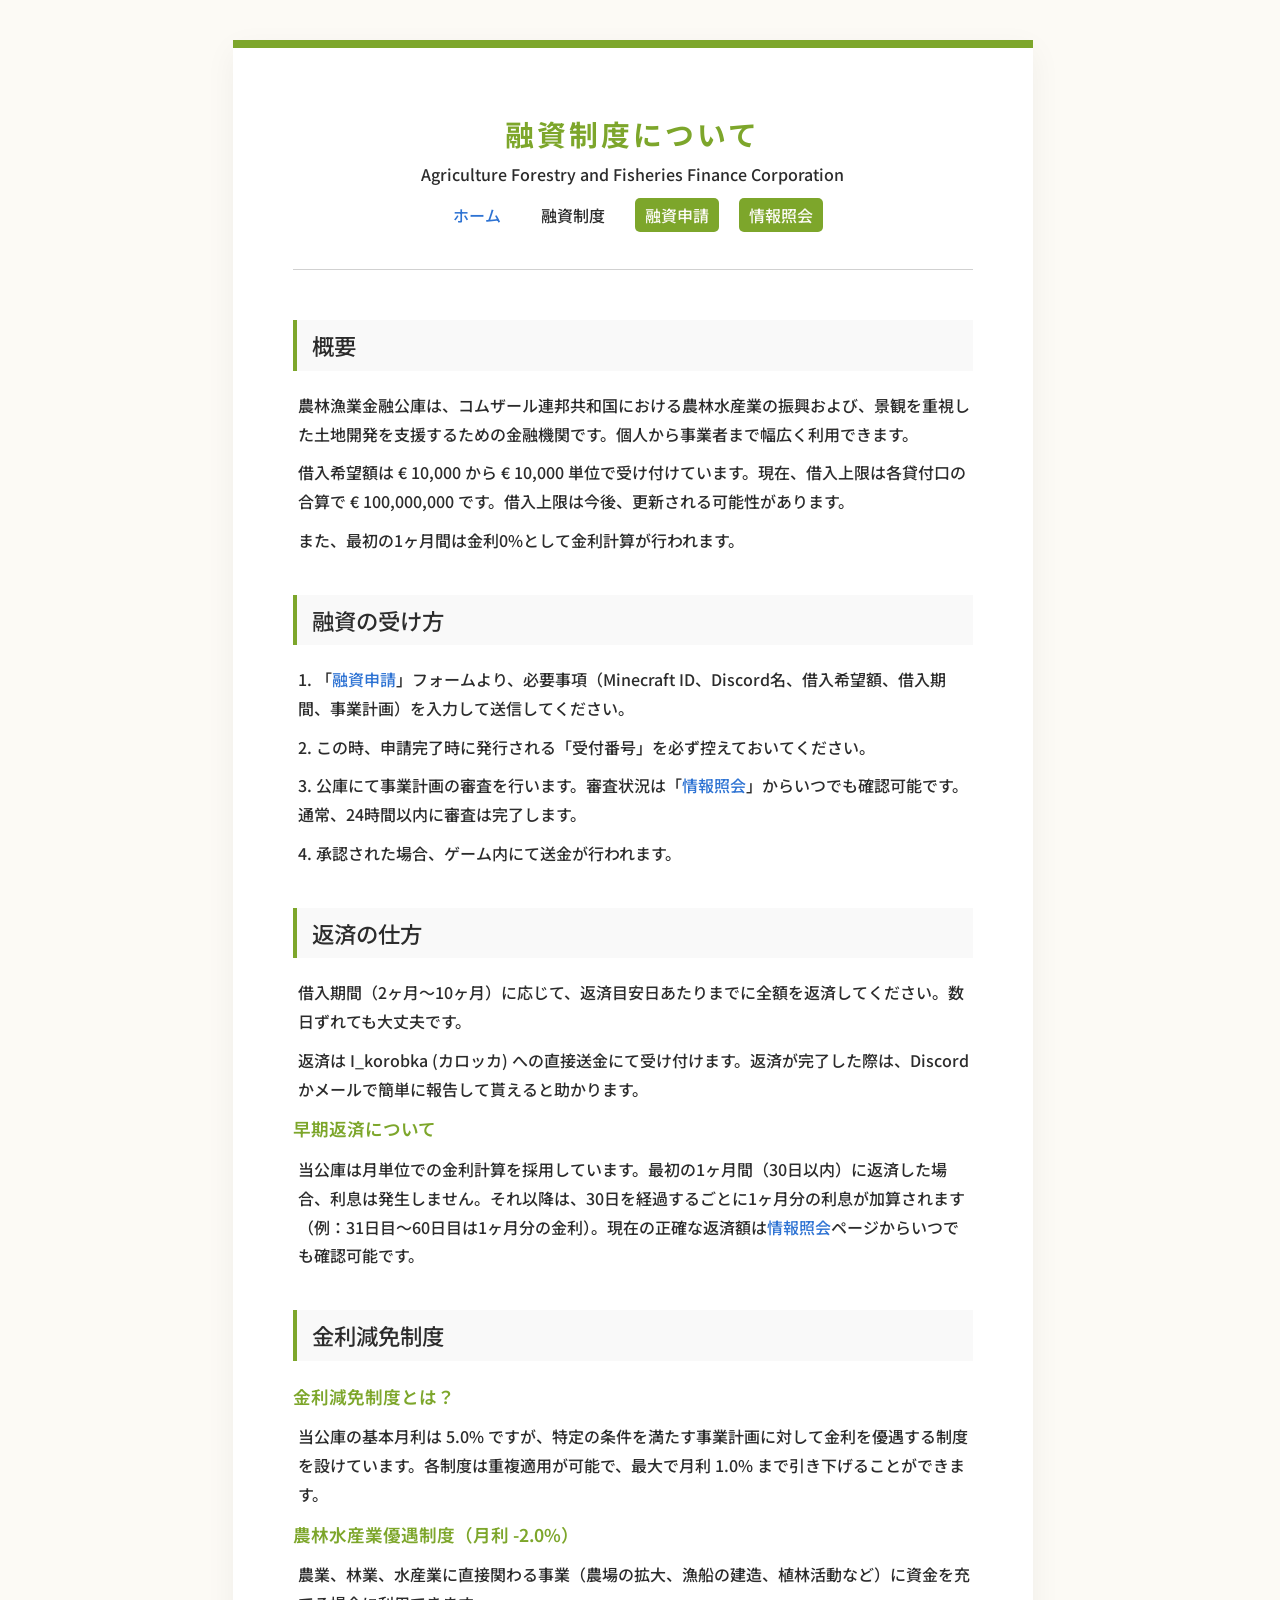
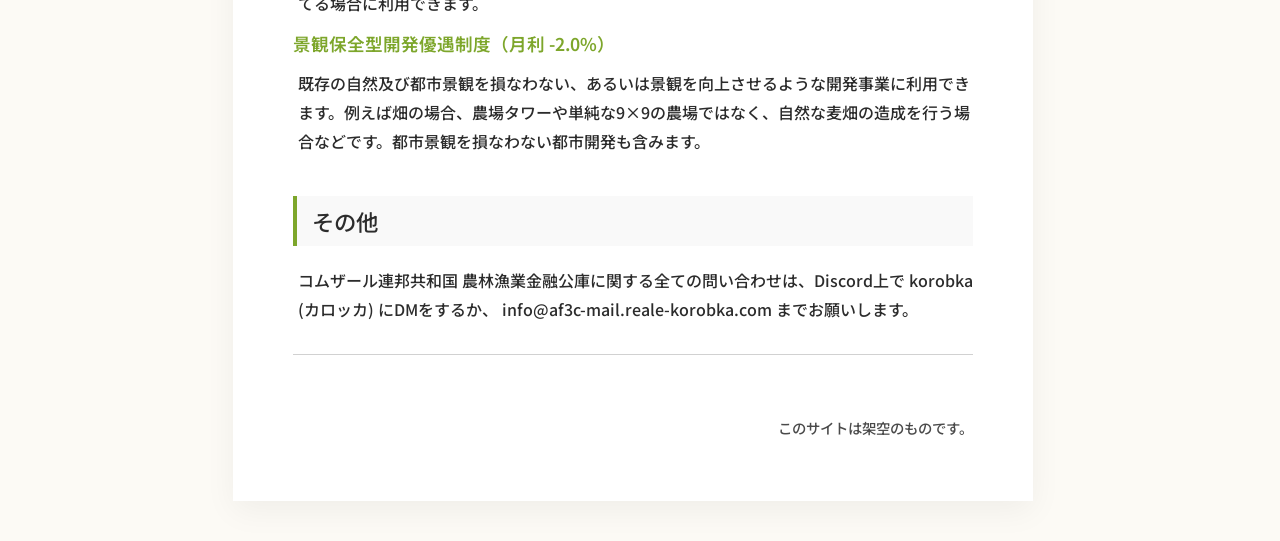
<file: pages/description.html>
<!DOCTYPE html>
<html lang="ja">
<head>
	<meta charset="UTF-8">
	<meta name="viewport" content="width=device-width, initial-scale=1.0">

	<meta property="og:title" content="融資制度について">
	<meta property="og:description" content="農林漁業金融公庫の融資制度をゆっくり解説">
	<meta property="og:type" content="website">
	<meta property="og:url" content="https://af3c.reale-korobka.com/pages/description.html">
	<meta property="og:image" content="https://data.reale-korobka.com/images/AF3C_logo.png">
	<meta property="og:site_name" content="農林漁業金融公庫">

	<meta name="twitter:card" content="summary_large_image">
	<meta name="twitter:title" content="融資制度について">
	<meta name="twitter:description" content="農林漁業金融公庫の融資制度をゆっくり解説">
	<meta name="twitter:image" content="https://data.reale-korobka.com/images/AF3C_logo.png">
	<meta name="robots" content="noindex, nofollow">

	<link rel="stylesheet" href="../css/reset.css">
	<link rel="stylesheet" href="../css/style.css">
	<link rel="icon" href="https://data.reale-korobka.com/images/AF3C_favicon.png">
	<link rel="preconnect" href="https://fonts.googleapis.com">
	<link rel="preconnect" href="https://fonts.gstatic.com" crossorigin>
	<link href="https://fonts.googleapis.com/css2?family=Noto+Sans+JP:wght@100..900&display=swap" rel="stylesheet">
	<title>融資制度について</title>
</head>
<body>
	<main>
		<header>
			<h1>融資制度について</h1>
			<span class="subtitle">Agriculture Forestry and Fisheries Finance Corporation</span>
			<nav>
				<ul>
					<li><a href="../">ホーム</a></li>
					<li><a href="description.html" class="gerade">融資制度</a></li>
					<li><a href="financing.html" class="borrow">融資申請</a></li>
					<li><a href="inquiry.html" class="borrow">情報照会</a></li>
				</ul>
			</nav>
		</header>
		<article>
			<h2>概要</h2>
			<section>
				<p>農林漁業金融公庫は、コムザール連邦共和国における農林水産業の振興および、景観を重視した土地開発を支援するための金融機関です。個人から事業者まで幅広く利用できます。</p>
				<p>借入希望額は € 10,000 から € 10,000 単位で受け付けています。現在、借入上限は各貸付口の合算で € 100,000,000 です。借入上限は今後、更新される可能性があります。</p>
				<p>また、最初の1ヶ月間は金利0%として金利計算が行われます。</p>
			</section>

			<h2>融資の受け方</h2>
			<section>
				<p>1. 「<a href="financing.html">融資申請</a>」フォームより、必要事項（Minecraft ID、Discord名、借入希望額、借入期間、事業計画）を入力して送信してください。</p>
				<p>2. この時、申請完了時に発行される「受付番号」を必ず控えておいてください。</p>
				<p>3. 公庫にて事業計画の審査を行います。審査状況は「<a href="inquiry.html">情報照会</a>」からいつでも確認可能です。通常、24時間以内に審査は完了します。</p>
				<p>4. 承認された場合、ゲーム内にて送金が行われます。</p>
			</section>

			<h2>返済の仕方</h2>
			<section>
				<p>借入期間（2ヶ月〜10ヶ月）に応じて、返済目安日あたりまでに全額を返済してください。数日ずれても大丈夫です。</p>
				<p>返済は I_korobka (カロッカ) への直接送金にて受け付けます。返済が完了した際は、Discordかメールで簡単に報告して貰えると助かります。</p>
			</section>
			<section>
				<h3>早期返済について</h3>
				<p>当公庫は月単位での金利計算を採用しています。最初の1ヶ月間（30日以内）に返済した場合、利息は発生しません。それ以降は、30日を経過するごとに1ヶ月分の利息が加算されます（例：31日目〜60日目は1ヶ月分の金利）。現在の正確な返済額は<a href="inquiry.html">情報照会</a>ページからいつでも確認可能です。</p>
			</section>

			<h2>金利減免制度</h2>
			<section id="packs">
				<h3>金利減免制度とは？</h3>
				<p>当公庫の基本月利は 5.0% ですが、特定の条件を満たす事業計画に対して金利を優遇する制度を設けています。各制度は重複適用が可能で、最大で月利 1.0% まで引き下げることができます。</p>
			</section>
			<section id="packA">
				<h3>農林水産業優遇制度（月利 -2.0%）</h3>
				<p>農業、林業、水産業に直接関わる事業（農場の拡大、漁船の建造、植林活動など）に資金を充てる場合に利用できます。</p>
			</section>
			<section id="packB">
				<h3>景観保全型開発優遇制度（月利 -2.0%）</h3>
				<p>既存の自然及び都市景観を損なわない、あるいは景観を向上させるような開発事業に利用できます。例えば畑の場合、農場タワーや単純な9×9の農場ではなく、自然な麦畑の造成を行う場合などです。都市景観を損なわない都市開発も含みます。</p>
			</section>

			<h2>その他</h2>
			<section>
				<p>コムザール連邦共和国 農林漁業金融公庫に関する全ての問い合わせは、Discord上で korobka (カロッカ) にDMをするか、 info@af3c-mail.reale-korobka.com までお願いします。</p>
			</section>
		</article>
		<footer>
			このサイトは架空のものです。
		</footer>
	</main>
</body>
</file>
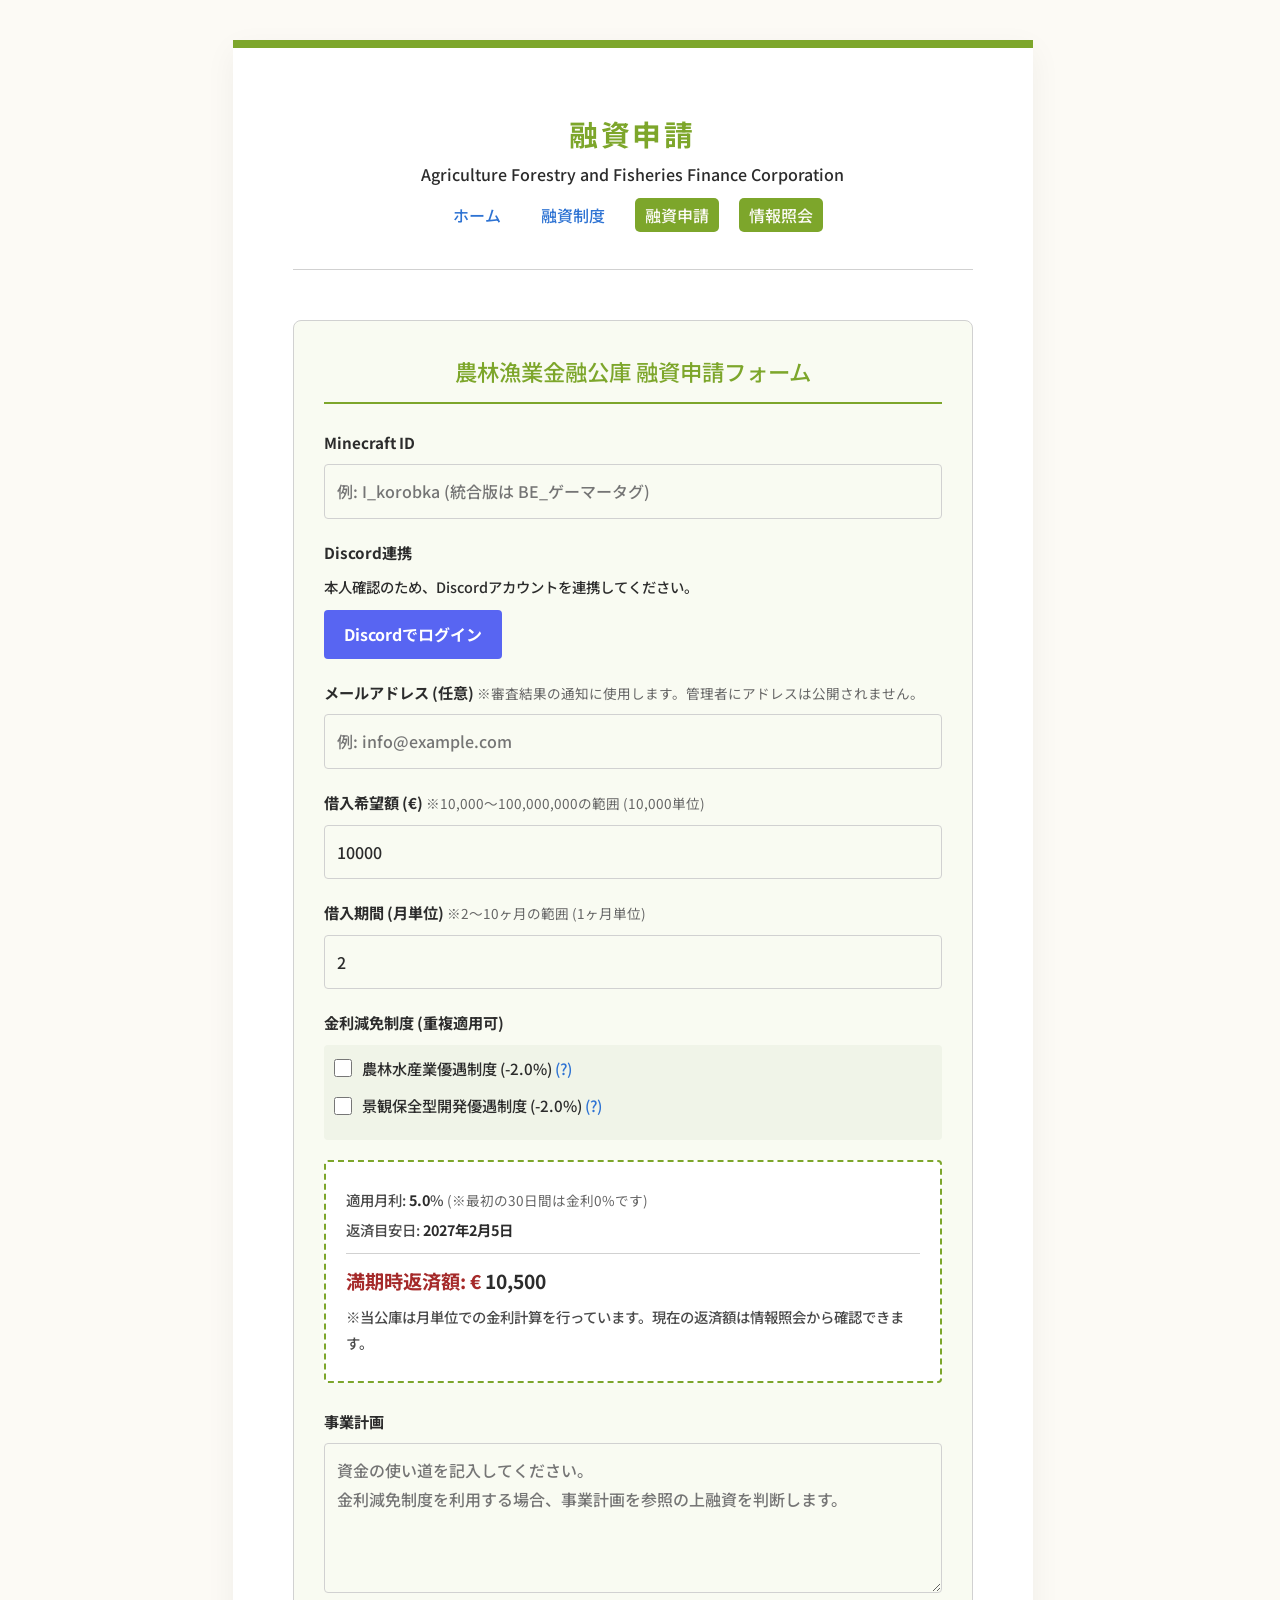
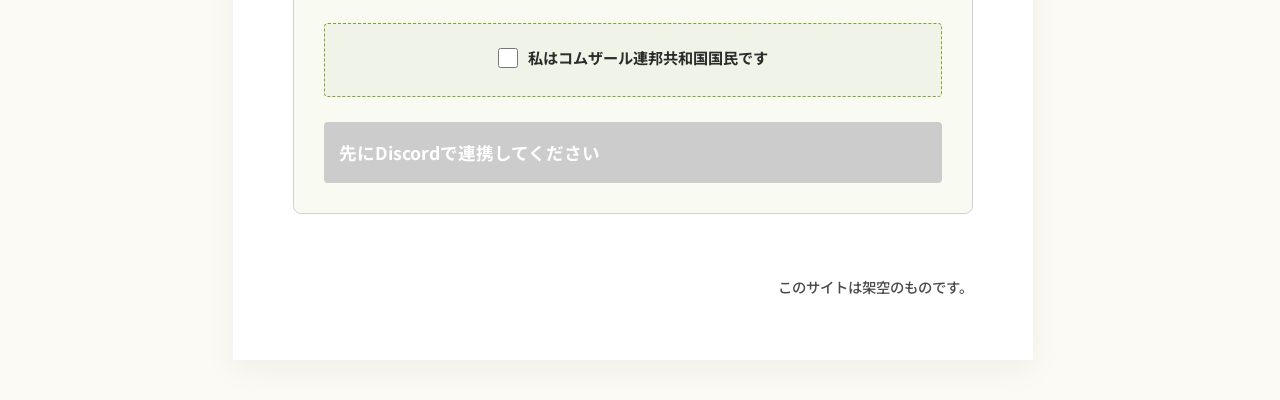
<file: pages/financing.html>
<!DOCTYPE html>
<html lang="ja">
<head>
	<meta charset="UTF-8">
	<meta name="viewport" content="width=device-width, initial-scale=1.0">

	<meta property="og:title" content="融資申請">
	<meta property="og:description" content="漁業金融公庫で融資を受ける">
	<meta property="og:type" content="website">
	<meta property="og:url" content="https://af3c.reale-korobka.com/pages/financing.html">
	<meta property="og:image" content="https://data.reale-korobka.com/images/AF3C_logo.png">
	<meta property="og:site_name" content="農林漁業金融公庫">

	<meta name="twitter:card" content="summary_large_image">
	<meta name="twitter:title" content="融資申請">
	<meta name="twitter:description" content="農林漁業金融公庫で融資を受ける">
	<meta name="twitter:image" content="https://data.reale-korobka.com/images/AF3C_logo.png">
	<meta name="robots" content="noindex, nofollow">

	<link rel="stylesheet" href="../css/reset.css">
	<link rel="stylesheet" href="../css/style.css">
	<link rel="icon" href="https://data.reale-korobka.com/images/AF3C_favicon.png">
	<link rel="preconnect" href="https://fonts.googleapis.com">
	<link rel="preconnect" href="https://fonts.gstatic.com" crossorigin>
	<link href="https://fonts.googleapis.com/css2?family=Noto+Sans+JP:wght@100..900&display=swap" rel="stylesheet">
	<title>融資申請</title>
</head>
<body>
	<main>
		<header>
			<h1>融資申請</h1>
			<span class="subtitle">Agriculture Forestry and Fisheries Finance Corporation</span>
			<nav>
				<ul>
					<li><a href="../">ホーム</a></li>
					<li><a href="description.html">融資制度</a></li>
					<li><a href="financing.html" class="borrow">融資申請</a></li>
					<li><a href="inquiry.html" class="borrow">情報照会</a></li>
				</ul>
			</nav>
		</header>
		<section id="koko-form">
			<h2>農林漁業金融公庫 融資申請フォーム
			</h2>
			<form id="loanForm">
				<div class="form-group">
					<label for="mcid">Minecraft ID</label>
					<input type="text" id="mcid" name="id" placeholder="例: I_korobka (統合版は BE_ゲーマータグ)" required>
					<p class="error-text">Minecraft IDを入力してください。</p>
				</div>

				<div id="discord-login-section" class="form-group">
					<label>Discord連携</label>
					<p>本人確認のため、Discordアカウントを連携してください。</p>

					<button type="button" onclick="openDiscordLogin()" id="discordLoginBtn">
						Discordでログイン
					</button>
				</div>

				<div id="discord-info-section" class="form-group">
					<label>Discordアカウント</label>
					<p>✅ 連携完了：<span id="display-discord-name"></span></p>
					<input type="hidden" id="authToken" required>
				</div>

				<div class="form-group">
					<label for="email">メールアドレス (任意) <span class="note">※審査結果の通知に使用します。管理者にアドレスは公開されません。</span></label>
					<input type="email" id="email" placeholder="例: info@example.com">
				</div>

				<div class="form-group">
					<label for="amount">借入希望額 (€) <span class="note">※10,000〜100,000,000の範囲 (10,000単位)</span></label>
					<input type="number" id="amount" value="10000" min="10000" max="100000000" step="10000" required>
					<p class="error-text">10,000〜100,000,000の範囲で、10,000単位で入力してください。</p>
				</div>

				<div class="form-group">
					<label for="duration">借入期間 (月単位) <span class="note">※2〜10ヶ月の範囲 (1ヶ月単位)</span></label>
					<input type="number" id="duration" value="2" min="2" max="10" step="1" required>
					<p class="error-text">2〜10の範囲で入力してください。</p>
				</div>

				<div class="form-group">
					<label>金利減免制度 (重複適用可)</label>
					<div class="checkbox-group">
						<label for="packA">
							<input type="checkbox" id="packA" class="recalc">
							<span>農林水産業優遇制度 (-2.0%) <a href="description.html#packA">(?)</a></span>
						</label>
						<label for="packB">
							<input type="checkbox" id="packB" class="recalc">
							<span>景観保全型開発優遇制度 (-2.0%) <a href="description.html#packB">(?)</a></span>
						</label>
					</div>
				</div>

				<div id="repayment-preview">
					<p>適用月利: <span id="view-rate">2.0</span>% <span class="note">(※最初の30日間は金利0%です)</span></p>
					<p>返済目安日: <span id="view-deadline">-</span></p>
					<div class="total-amount">
						満期時返済額: € <span id="view-total">0</span>
					</div>
					<p class="note">
						※当公庫は月単位での金利計算を行っています。現在の返済額は情報照会から確認できます。
					</p>
				</div>

				<div class="form-group">
					<label for="plan">事業計画</label>
					<textarea id="plan" placeholder="資金の使い道を記入してください。&#10;金利減免制度を利用する場合、事業計画を参照の上融資を判断します。" required></textarea>
					<p class="error-text">事業計画を入力してください。</p>
				</div>

				<div class="form-group agreement-group">
					<label class="agreement-label" for="isCitizen">
						<input type="checkbox" id="isCitizen" name="isCitizen" required>
						<span>私はコムザール連邦共和国国民です</span>
					</label>
					<p class="error-text">申請にはコムザール連邦共和国国民であることの確認が必要です。</p>
				</div>
				<button type="submit" id="submitBtn">この内容で申請する</button>
			</form>
			<div id="submit-success" class="text-center">
				<h3>✅ 申請を受理しました</h3>
				<p class="mt-20">あなたの受付番号は以下の通りです：</p>
				<div id="result-no"></div>
				<button type="button" class="copy-btn" onclick="copyNo()">受付番号をコピー</button>
				<p class="mt-15">審査状況や返済額は、「情報照会」ページからDiscordログインを行うことでいつでも確認できます。</p>
				<a href="inquiry.html" class="btn-primary-action mt-20">照会ページへ移動する</a>
			</div>
		</section>

		<script>
		const baseRate = 5.0;

		// ▼▼▼ 追加する処理 ▼▼▼
		function openDiscordLogin() {
			const clientId = '1478317793689473127';
			const redirectUri = encodeURIComponent('https://af3c-api.reale-korobka.com/auth/callback');
			const url = `https://discord.com/api/oauth2/authorize?client_id=${clientId}&redirect_uri=${redirectUri}&response_type=code&scope=identify`;

			const width = 500;
			const height = 700;
			const left = (window.screen.width / 2) - (width / 2);
			const top = (window.screen.height / 2) - (height / 2);
			window.open(url, 'DiscordLogin', `width=${width},height=${height},top=${top},left=${left}`);
		}

		window.addEventListener('message', (event) => {
			if (event.origin !== 'https://af3c-api.reale-korobka.com') return;

			if (event.data && event.data.type === 'DISCORD_AUTH_SUCCESS') {
				document.getElementById('discord-login-section').style.display = 'none';
				document.getElementById('discord-info-section').style.display = 'block';
				document.getElementById('display-discord-name').innerText = event.data.name;
				document.getElementById('authToken').value = event.data.token;

				const submitBtn = document.getElementById('submitBtn');
				submitBtn.disabled = false;
				submitBtn.innerText = "この内容で申請する";
				submitBtn.style.backgroundColor = "";
			}
		});

		window.addEventListener('DOMContentLoaded', () => {
			const submitBtn = document.getElementById('submitBtn');
			submitBtn.disabled = true;
			submitBtn.innerText = "先にDiscordで連携してください";
			submitBtn.style.backgroundColor = "#ccc";
		});

		function updatePreview() {
			const amountInput = document.getElementById('amount');
			const amount = parseInt(amountInput.value) || 0;
			const duration = parseInt(document.getElementById('duration').value);

			if (amount % 10000 !== 0) {
				amountInput.setCustomValidity("10,000単位で入力してください。");
			} else {
				amountInput.setCustomValidity("");
			}

			let currentRate = baseRate;
			if (document.getElementById('packA').checked) currentRate -= 2.0;
			if (document.getElementById('packB').checked) currentRate -= 2.0;

			if (currentRate < 0.1) currentRate = 0.1;

			const interestDuration = Math.max(0, duration - 1);
			const interestTotal = amount * (currentRate / 100) * interestDuration;
			const totalRepayment = Math.round(amount + interestTotal);

			const deadline = new Date();
			deadline.setMonth(deadline.getMonth() + duration);

			document.getElementById('view-rate').innerText = currentRate.toFixed(1);
			document.getElementById('view-total').innerText = totalRepayment.toLocaleString();
			document.getElementById('view-deadline').innerText = deadline.toLocaleDateString('ja-JP', { year: 'numeric', month: 'long', day: 'numeric' });
		}

		document.querySelectorAll('#amount, #duration, .recalc').forEach(el => {
			el.addEventListener('input', updatePreview);
		});

		updatePreview();

		window.addEventListener('pageshow', () => {
			const form = document.getElementById('loanForm');
			if (form.style.display !== 'none') {
				form.reset();
				updatePreview();
			}
		});

		document.getElementById('loanForm').onsubmit = async (e) => {
			e.preventDefault();
			const form = e.target;
			const btn = document.getElementById('submitBtn');
			const successBox = document.getElementById('submit-success');
			const resultNo = document.getElementById('result-no');
			if (!form.checkValidity()) {
				form.classList.add('show-errors');
				form.reportValidity();
				return;
			}

			btn.disabled = true;

			const amountVal = parseInt(document.getElementById('amount').value) || 0;
			const durationVal = parseInt(document.getElementById('duration').value);
			const rateVal = parseFloat(document.getElementById('view-rate').innerText);
			// const totalVal = amountVal + (amountVal * (rateVal / 100) * durationVal);

			const payload = {
				id: document.getElementById('mcid')?.value,
				authToken: document.getElementById('authToken').value,
				amount: amountVal,
				duration: durationVal,
				usePackA: document.getElementById('packA').checked,
				usePackB: document.getElementById('packB').checked,
				plan: document.getElementById('plan').value,
				email: document.getElementById('email').value
			};

			try {
				const res = await fetch('https://af3c-api.reale-korobka.com/', {
					method: 'POST',
					body: JSON.stringify(payload)
				});
				const data = await res.json();

				if (res.ok) {
					form.reset();
					form.style.display = 'none';
					successBox.style.display = 'block';
					resultNo.innerText = data.applicationNo;
					window.scrollTo({ top: 0, behavior: 'smooth' });
				} else {
					alert("エラー: " + data.message);
				}
			} catch (err) {
				alert("送信失敗: 通信エラーが発生しました");
			} finally {
				btn.disabled = false;
			}
		};

		function copyNo() {
			const no = document.getElementById('result-no').innerText;
			navigator.clipboard.writeText(no).then(() => {
				alert("受付番号をコピーしました！");
			});
		}
		</script>
		<footer>
			このサイトは架空のものです。
		</footer>
	</main>
</body>
</file>
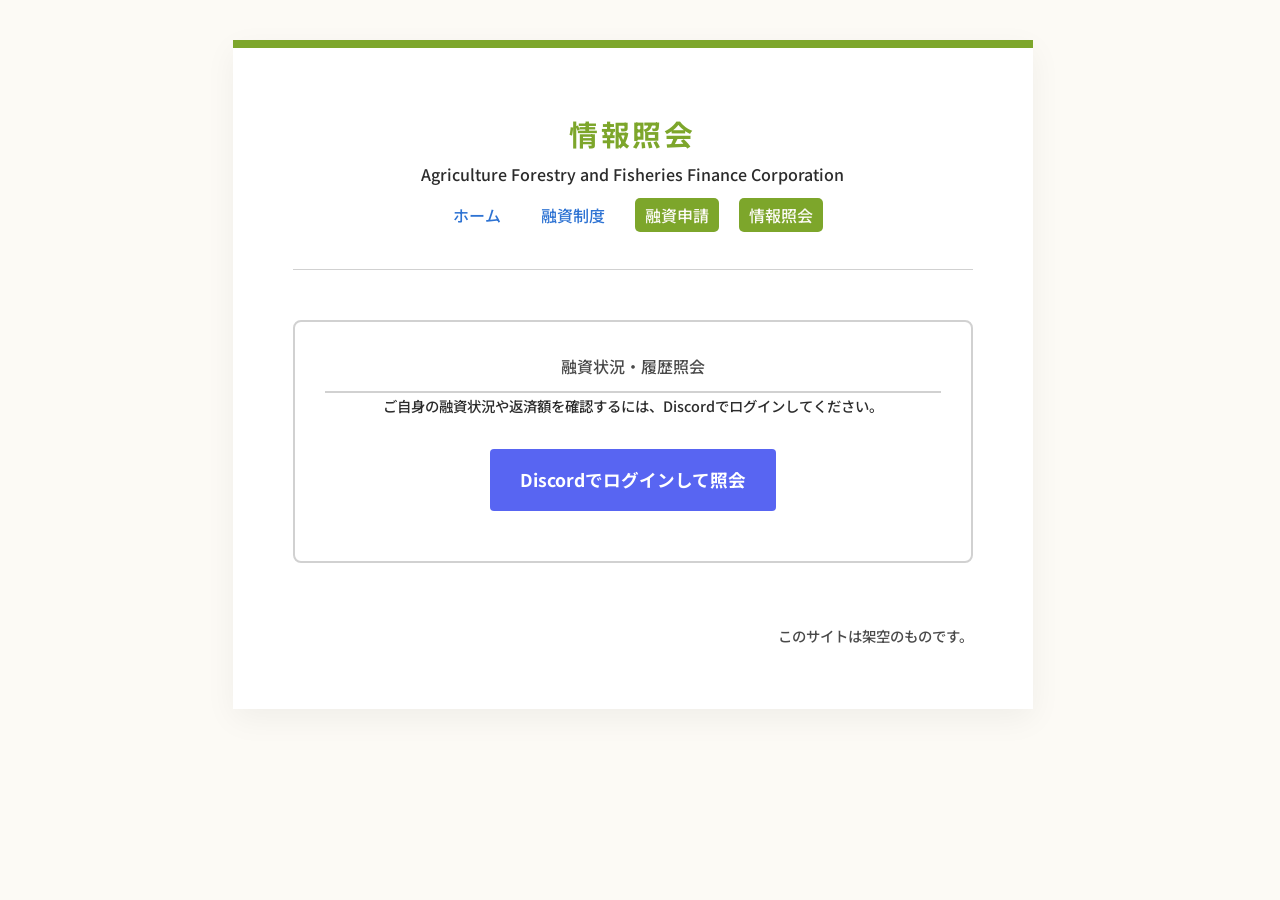
<file: pages/inquiry.html>
<!DOCTYPE html>
<html lang="ja">
<head>
	<meta charset="UTF-8">
	<meta name="viewport" content="width=device-width, initial-scale=1.0">

	<meta property="og:title" content="情報照会">
	<meta property="og:description" content="審査状況・融資状況の照会">
	<meta property="og:type" content="website">
	<meta property="og:url" content="https://af3c.reale-korobka.com/pages/inquiry.html">
	<meta property="og:image" content="https://data.reale-korobka.com/images/AF3C_logo.png">
	<meta property="og:site_name" content="農林漁業金融公庫">

	<meta name="twitter:card" content="summary_large_image">
	<meta name="twitter:title" content="情報照会">
	<meta name="twitter:description" content="審査状況・融資状況の照会">
	<meta name="twitter:image" content="https://data.reale-korobka.com/images/AF3C_logo.png">
	<meta name="robots" content="noindex, nofollow">

	<link rel="stylesheet" href="../css/reset.css">
	<link rel="stylesheet" href="../css/style.css">
	<link rel="icon" href="https://data.reale-korobka.com/images/AF3C_favicon.png">
	<link rel="preconnect" href="https://fonts.googleapis.com">
	<link rel="preconnect" href="https://fonts.gstatic.com" crossorigin>
	<link href="https://fonts.googleapis.com/css2?family=Noto+Sans+JP:wght@100..900&display=swap" rel="stylesheet">
	<title>情報照会</title>
</head>
<body>
	<main>
		<header>
			<h1>情報照会</h1>
			<span class="subtitle">Agriculture Forestry and Fisheries Finance Corporation</span>
			<nav>
				<ul>
					<li><a href="../">ホーム</a></li>
					<li><a href="description.html">融資制度</a></li>
					<li><a href="financing.html" class="borrow">融資申請</a></li>
					<li><a href="inquiry.html" class="borrow">情報照会</a></li>
				</ul>
			</nav>
		</header>
		<section id="status-check">
			<h2>融資状況・履歴照会</h2>
			<p>ご自身の融資状況や返済額を確認するには、Discordでログインしてください。</p>

			<div id="discord-login-section" class="form-group text-center mt-30">
				<button type="button" onclick="openDiscordLogin()" id="discordLoginBtn" class="discord-btn-large">
					Discordでログインして照会
				</button>
			</div>

			<div id="loading-section" class="loading-box" style="display: none;">
				データを取得しています...
			</div>

			<div id="status-result" style="display: none;">
			</div>
		</section>

		<script>
		function openDiscordLogin() {
			const clientId = '1478317793689473127';
			const redirectUri = encodeURIComponent('https://af3c-api.reale-korobka.com/auth/callback');
			const url = `https://discord.com/api/oauth2/authorize?client_id=${clientId}&redirect_uri=${redirectUri}&response_type=code&scope=identify`;

			const width = 500, height = 700;
			const left = (window.screen.width / 2) - (width / 2);
			const top = (window.screen.height / 2) - (height / 2);
			window.open(url, 'DiscordLogin', `width=${width},height=${height},top=${top},left=${left}`);
		}

		window.addEventListener('message', async (event) => {
			if (event.origin !== 'https://af3c-api.reale-korobka.com') return;

			if (event.data && event.data.type === 'DISCORD_AUTH_SUCCESS') {
				document.getElementById('discord-login-section').style.display = 'none';
				document.getElementById('loading-section').style.display = 'block';

				try {
					const res = await fetch('https://af3c-api.reale-korobka.com/status', {
						method: 'POST',
						headers: { 'Content-Type': 'application/json' },
						body: JSON.stringify({ authToken: event.data.token })
					});
					const data = await res.json();
					renderLoans(data.loans);
				} catch (e) {
					alert('通信エラーが発生しました。');
					document.getElementById('discord-login-section').style.display = 'block';
				} finally {
					document.getElementById('loading-section').style.display = 'none';
				}
			}
		});

		function renderLoans(loans) {
			const resultDiv = document.getElementById('status-result');
			resultDiv.style.display = 'block';

			if (!loans || loans.length === 0) {
				resultDiv.innerHTML = '<div class="status-none">該当する融資データが見つかりません。</div>';
				return;
			}

			let html = '';
			loans.forEach(loan => {
				let statusClass = '', statusText = '';
				if (loan.status === 'approved') {
					statusClass = 'status-approved';
					statusText = '可決・送金済';
				} else if (loan.status === 'pending') {
					statusClass = 'status-pending';
					statusText = '審査中';
				} else if (loan.status === 'rejected') {
					statusClass = 'status-rejected';
					statusText = '見送り';
				} else if (loan.status === 'repaid') {
					statusClass = 'status-repaid';
					statusText = '完済済';
				}

				html += `
					<div class="loan-card ${statusClass}">
						<div class="loan-card-header">
							<span class="status-badge">${statusText}</span>
							<span class="loan-card-no">受付番号: ${loan.applicationNo}</span>
						</div>
						<div class="loan-card-body">
							<div class="loan-card-grid">
								<div class="loan-card-item">
									<strong>借入希望額</strong>
									<span class="loan-card-value amount">€ ${loan.amount.toLocaleString()}</span>
								</div>
								${(loan.status === 'approved' || loan.status === 'repaid') ? `
									<div class="loan-card-item">
										<strong style="color: #a52a2a;">${loan.status === 'repaid' ? '完済済額' : '現在の返済額'}</strong>
										<span class="loan-card-value total" style="font-size: 1.3rem;">€ ${loan.currentTotal.toLocaleString()}</span>
									</div>
									<div class="loan-card-item">
										<strong>満期時返済額</strong>
										<span class="loan-card-value">€ ${loan.total.toLocaleString()}</span>
									</div>
									<div class="loan-card-item">
										<strong>返済目安日</strong>
										<span class="loan-card-value">${loan.deadline}</span>
									</div>
								` : ''}
							</div>
							<div class="loan-card-plan">
								<strong>事業計画:</strong><br>
								${loan.plan}
							</div>
						</div>
					</div>
				`;
			});
			resultDiv.innerHTML = html;
		}
		</script>
		<footer>
			このサイトは架空のものです。
		</footer>
	</main>
</body>
</file>
<file: css/style.css>
/*
..######...########.##....##.########.########.....###....##......
.##....##..##.......###...##.##.......##.....##...##.##...##......
.##........##.......####..##.##.......##.....##..##...##..##......
.##...####.######...##.##.##.######...########..##.....##.##......
.##....##..##.......##..####.##.......##...##...#########.##......
.##....##..##.......##...###.##.......##....##..##.....##.##......
..######...########.##....##.########.##.....##.##.....##.########
*/

:root {
	--bg-color: #fcfaf5;
	--main-green: #7da62b;
	--text-color: #2c2c2c;
	--link-color: #2e73d3;
	--accent-color: #4a4a4a;
	--border-color: #d1d1d1;
	--danger-color: #ff4d4d;
}

html {
	scroll-behavior: smooth;
	scrollbar-gutter: stable;
}

body {
	background-color: var(--bg-color);
	color: var(--text-color);
	font-family: 'Noto Sans JP', sans-serif;
	line-height: 1.8;
	margin: 0;
	padding: 40px 20px;
	display: flex;
	justify-content: center;
	font-weight: 500;
}

main {
	max-width: 800px;
	width: 100%;
	background: #ffffff;
	padding: 60px;
	box-shadow: 0 10px 30px rgba(0,0,0,0.05);
	border-top: 8px solid var(--main-green);
}

header {
	text-align: center;
	margin-bottom: 50px;
	border-bottom: 1px solid var(--border-color);
	padding-bottom: 30px;
}
header nav ul {
	display: flex;
	justify-content: center;
	padding: 12px 0px 10px;
	position: relative;
}
header nav ul li {
	margin: 0 10px;
}
header nav ul li a {
	padding: 5px 10px;
	border-radius: 5px;
}
header nav ul li a.gerade {
	color: var(--text-color);
}
header nav ul li a.gerade:hover {
	color: var(--text-color);
	text-decoration: none;
}
header nav ul li a.borrow {
	color: var(--bg-color);
	background-color: var(--main-green);
}
header nav ul li a.borrow:hover {
	color: var(--bg-color);
	text-decoration: none;
}
footer {
	margin-top: 60px;
	text-align: right;
	font-size: 0.9rem;
	color: var(--accent-color);
}

h1 {
	font-size: 1.8rem;
	font-weight: 700;
	letter-spacing: 0.1em;
	margin: 0;
	color: var(--main-green);
}


a {
	color: var(--link-color);
}
a:hover {
	text-decoration: underline;
}

img {
	border-radius: 4px;
	width: 100%;
	height: auto;
	display: block;
	border: var(--text-color) 1px;
	margin: 10px 0;
}

article {
	border-bottom: 1px solid var(--border-color);
	padding-bottom: 20px;
	margin-bottom: 50px;
}

article h2 {
	font-size: 1.4rem;
	border-left: 4px solid var(--main-green);
	padding-left: 15px;
	margin-top: 40px;
	margin-bottom: 20px;
	background-color: #f9f9f9;
	padding-top: 5px;
	padding-bottom: 5px;
}

article h3 {
	font-size: 1.1rem;
	font-weight: 600;
	margin-bottom: 10px;
	color: var(--main-green);
}

article p {
	margin: 0 0 10px 0;
	padding-left: 5px;
}

.features {
	display: grid;
	grid-template-columns: repeat(auto-fit, minmax(200px, 1fr));
	gap: 20px;
	margin: 20px 0;
	text-align: center;
}

.feature-card {
	padding: 20px;
	border: 1px solid var(--border-color);
	border-top: 4px solid var(--main-green);
	background-color: #fcfaf5;

	display: flex;
	flex-direction: column;
}

.feature-card h3 {
	color: var(--main-green);
	font-weight: 700;
	margin-bottom: 10px;
	font-size: 1.1rem;
}

.feature-card p {
	font-size: 0.85rem;
	line-height: 1.6;
	color: var(--text-color);
	margin-bottom: 10px;
}

.feature-card img {
	width: 100%;
	height: 200px;
	object-fit: cover;
	margin-top: auto;
}

.text-center { text-align: center; }
.mt-15 { margin-top: 15px; }
.mt-20 { margin-top: 20px; }
.mt-30 { margin-top: 30px; }

.btn-primary-action {
	display: inline-block;
	padding: 12px 25px;
	background-color: var(--accent-color);
	color: white;
	text-decoration: none;
	border-radius: 4px;
	font-weight: bold;
	transition: opacity 0.2s;
}
.btn-primary-action:hover {
	opacity: 0.8;
	text-decoration: none;
}

.discord-btn-large {
	padding: 15px 30px;
	font-size: 1.1rem;
	background-color: #5865F2;
	color: white;
	border: none;
	border-radius: 4px;
	cursor: pointer;
	font-weight: bold;
	transition: background-color 0.2s, transform 0.1s;
}
.discord-btn-large:hover {
	background-color: #4752c4;
}

.loading-box {
	text-align: center;
	padding: 20px;
	font-weight: bold;
}

.loan-card {
	margin-bottom: 25px;
	padding: 0;
	border-radius: 12px;
	text-align: left;
	background: #ffffff;
	border: 1px solid var(--border-color);
	box-shadow: 0 4px 12px rgba(0,0,0,0.05);
	overflow: hidden;
	transition: transform 0.2s ease;
}

.loan-card:hover {
	transform: translateY(-2px);
	box-shadow: 0 6px 16px rgba(0,0,0,0.08);
}

.loan-card.status-approved { border-left: 6px solid #4caf50; }
.loan-card.status-pending  { border-left: 6px solid #ffb300; }
.loan-card.status-rejected { border-left: 6px solid #f44336; }

.loan-card-header {
	padding: 15px 20px;
	background: #fcfcfc;
	border-bottom: 1px solid #eee;
	display: flex;
	justify-content: space-between;
	align-items: center;
	font-weight: bold;
}

.status-badge {
	padding: 4px 12px;
	border-radius: 20px;
	font-size: 0.8rem;
	color: #fff;
}
.status-approved .status-badge { background-color: #4caf50; }
.status-pending .status-badge  { background-color: #ffb300; }
.status-rejected .status-badge { background-color: #f44336; }

.loan-card-no {
	font-family: monospace;
	color: #666;
	font-size: 0.85rem;
}

.loan-card-body {
	padding: 20px;
}

.loan-card-grid {
	display: grid;
	grid-template-columns: repeat(auto-fit, minmax(130px, 1fr));
	gap: 15px;
	margin-bottom: 15px;
}

.loan-card-item {
	margin: 0;
}

.loan-card-item strong {
	display: block;
	font-size: 0.75rem;
	color: #888;
	text-transform: uppercase;
	margin-bottom: 4px;
}

.loan-card-value {
	font-size: 1.1rem;
	font-weight: 700;
	color: var(--text-color);
}

.loan-card-value.amount { color: var(--main-green); }
.loan-card-value.total { color: #a52a2a; }

.loan-card-plan {
	margin-top: 15px;
	padding-top: 15px;
	border-top: 1px dashed #eee;
	font-size: 0.85rem;
	color: #555;
	line-height: 1.6;
}

.loan-card-plan strong {
	color: var(--text-color);
}

.status-approved, .status-pending, .status-rejected, .status-none {
	padding: 20px;
	border-radius: 8px;
	text-align: left;
}

.status-none {
	text-align: center;
}

.loan-card.status-repaid { border-left: 6px solid #2196f3; }
.status-repaid .status-badge { background-color: #2196f3; }
.status-repaid {
	background: #e3f2fd;
	border: 2px solid #2196f3;
	color: #1565c0;
}

/*
.########..#######..########..##.....##
.##.......##.....##.##.....##.###...###
.##.......##.....##.##.....##.####.####
.######...##.....##.########..##.###.##
.##.......##.....##.##...##...##.....##
.##.......##.....##.##....##..##.....##
.##........#######..##.....##.##.....##
*/

#koko-form {
	margin-top: 30px;
	padding: 30px;
	border: 1px solid var(--border-color);
	background-color: #f9fbf2;
	border-radius: 8px;
}

#koko-form h2 {
	font-size: 1.4rem;
	color: var(--main-green);
	margin-bottom: 25px;
	text-align: center;
	border-bottom: 2px solid var(--main-green);
	padding-bottom: 10px;
}

.form-group {
	margin-bottom: 20px;
}

.form-group label {
	display: block;
	font-weight: 700;
	margin-bottom: 8px;
	font-size: 0.95rem;
}

#loanForm input:not([type="checkbox"]),
#loanForm select,
#loanForm textarea {
	width: 100%;
	padding: 12px;
	border: 1px solid var(--border-color);
	border-radius: 4px;
	box-sizing: border-box;
	font-family: inherit;
	font-size: 1rem;
	transition: border-color 0.2s;
	display: block;
}

.checkbox-group label {
	display: flex;
	align-items: center;
	gap: 10px;
	cursor: pointer;
	margin-bottom: 10px;
	font-weight: 500;
	background: none;
	padding: 0;
}

.checkbox-group input[type="checkbox"] {
	width: 18px;
	height: 18px;
	margin: 0;
	cursor: pointer;
}

#loanForm input:focus,
#loanForm select:focus,
#loanForm textarea:focus {
	outline: none;
	border-color: var(--main-green);
	box-shadow: 0 0 0 3px rgba(125, 166, 43, 0.1);
}

#loanForm textarea {
	height: 150px;
	resize: vertical;
}

#loanForm button {
	width: 100%;
	padding: 15px;
	background-color: var(--main-green);
	color: white;
	border: none;
	border-radius: 4px;
	font-size: 1.1rem;
	font-weight: 700;
	cursor: pointer;
	transition: background-color 0.2s, transform 0.1s;
}

#loanForm button:hover {
	background-color: #6a8e24;
}

#loanForm button:active {
	transform: translateY(1px);
}

#loanForm button:disabled {
	background-color: #ccc;
	cursor: not-allowed;
}

#repayment-preview {
	background: #fff;
	border: 2px dashed var(--main-green);
	padding: 20px;
	margin-bottom: 25px;
	border-radius: 4px;
}

#repayment-preview p {
	margin: 5px 0;
	font-size: 0.9rem;
	color: var(--accent-color);
}

#repayment-preview span {
	font-weight: 700;
	color: var(--text-color);
}

.total-amount {
	margin-top: 10px;
	font-size: 1.2rem;
	font-weight: 700;
	color: #a52a2a;
	border-top: 1px solid var(--border-color);
	padding-top: 10px;
}

.checkbox-group {
	background: #f0f4e8;
	padding: 10px;
	border-radius: 4px;
	font-size: 0.9rem;
}

#submit-success {
	display: none;
	margin-top: 20px;
	padding: 20px;
	border: 2px solid var(--main-green);
	background: #f0f4e8;
	border-radius: 8px;
	text-align: center;
}

#submit-success h3 {
	color: var(--main-green);
	font-weight: bold;
	margin-bottom: 10px;
}

#submit-success p {
	font-size: 0.9rem;
	margin-bottom: 10px;
}

#result-no {
	font-size: 1.5rem;
	font-weight: bold;
	color: #333;
	background: #fff;
	padding: 10px;
	border-radius: 4px;
	margin-bottom: 15px;
	border: 1px solid var(--border-color);
}

.copy-btn {
	padding: 8px 15px;
	font-size: 0.9rem;
	background: #666;
	color: #fff;
	border: none;
	border-radius: 4px;
	cursor: pointer;
	margin-bottom: 15px;
}

input:invalid:not(:placeholder-shown),
textarea:invalid:not(:placeholder-shown),
select:invalid:not(:placeholder-shown) {
	border: 2px solid var(--danger-color);
	background-color: #fff5f5;
}

.show-errors input:invalid,
.show-errors textarea:invalid {
	border: 2px solid var(--danger-color);
}

.error-text {
	color: var(--danger-color);
	font-size: 0.85rem;
	margin-top: 5px;
	font-weight: bold;
	display: none;
}

input:invalid:not(:placeholder-shown) ~ .error-text {
	display: block;
}

.form-group label span.note {
	font-size: 0.85rem;
	font-weight: normal;
	color: #666;
}

#repayment-preview span.note {
	font-size: 0.85rem;
	font-weight: normal;
	color: #666;
}

#loanForm #discord-login-section p {
	font-size: 0.9rem;
	margin-bottom: 10px;
}

#loanForm #discordLoginBtn {
	padding: 10px 20px;
	background-color: #5865F2;
	font-size: 1rem;
	width: auto;
}

#loanForm #discordLoginBtn:hover {
	background-color: #4752c4;
}

#discord-info-section {
	display: none;
}

#display-discord-name {
	font-weight: bold;
	color: #5865F2;
}

.agreement-group {
	margin-top: 30px;
	margin-bottom: 25px;
	padding: 20px;
	background: #f0f4e8;
	border: 1px dashed var(--main-green);
	border-radius: 4px;
	text-align: center;
}

.agreement-label {
	display: inline-flex !important;
	align-items: center;
	justify-content: center;
	gap: 10px;
	cursor: pointer;
	font-weight: 700;
	font-size: 1.05rem;
	margin-bottom: 0 !important;
}

.agreement-label input[type="checkbox"] {
	width: 20px !important;
	height: 20px !important;
	margin: 0;
	cursor: pointer;
}

.show-errors .agreement-label input:invalid {
	outline: 2px solid var(--danger-color);
	outline-offset: 2px;
}

/*
.####.##....##..#######..##.....##.####.########..##....##
..##..###...##.##.....##.##.....##..##..##.....##..##..##.
..##..####..##.##.....##.##.....##..##..##.....##...####..
..##..##.##.##.##.....##.##.....##..##..########.....##...
..##..##..####.##..##.##.##.....##..##..##...##......##...
..##..##...###.##....##..##.....##..##..##....##.....##...
.####.##....##..#####.##..#######..####.##.....##....##...
*/

#status-check {
	margin-top: 50px;
	padding: 30px;
	background: #fff;
	border: 2px solid var(--border-color);
	border-radius: 8px;
}

#status-check h2 {
	color: var(--accent-color);
	text-align: center;
	border-bottom: 2px solid var(--border-color);
	padding-bottom: 10px;
}

#status-check p {
	text-align: center;
	font-size: 0.9rem;
	margin-bottom: 20px;
}

.status-form-group {
	display: flex;
	gap: 10px;
	justify-content: center;
	margin-bottom: 20px;
}

#checkNo {
	padding: 10px;
	width: 60%;
	font-size: 1rem;
	border: 1px solid #ccc;
	border-radius: 4px;
}

.status-btn {
	padding: 10px 20px;
	background: var(--accent-color);
	color: #fff;
	border: none;
	border-radius: 4px;
	cursor: pointer;
	font-weight: bold;
}

#status-result {
	display: none;
	padding: 15px;
	border-radius: 4px;
	text-align: center;
	font-weight: bold;
	font-size: 1.1rem;
}

.status-detail {
	font-size: 0.9rem;
	font-weight: normal;
}

.status-approved {
	background: #e8f5e9;
	border: 2px solid #4caf50;
	color: #2e7d32;
}

.status-pending {
	background: #fff8e1;
	border: 2px solid #ffb300;
	color: #ff8f00;
}

.status-rejected {
	background: #ffebee;
	border: 2px solid #f44336;
	color: #c62828;
}

.status-none {
	background: #f5f5f5;
	border: 2px solid #9e9e9e;
	color: #616161;
}

/*
.##.....##.########.########..####....###...
.###...###.##.......##.....##..##....##.##..
.####.####.##.......##.....##..##...##...##.
.##.###.##.######...##.....##..##..##.....##
.##.....##.##.......##.....##..##..#########
.##.....##.##.......##.....##..##..##.....##
.##.....##.########.########..####.##.....##
*/

@media (max-width: 768px) {
	body {
		padding: 20px 10px;
	}
	main {
		padding: 40px 20px;
	}
	.status-form-group {
		flex-direction: column;
		align-items: stretch;
	}
	#checkNo {
		width: 100%;
		margin-bottom: 5px;
	}
}

@media (max-width: 480px) {
	body {
		padding: 0;
	}
	main {
		padding: 30px 15px;
		border-top-width: 5px;
		border-radius: 0;
		box-shadow: none;
	}

	h1 {
		font-size: 1.3rem;
	}
	header .subtitle {
		font-size: 0.65rem;
		display: block;
		line-height: 1.2;
		margin-top: 5px;
	}

	header nav ul {
		display: grid;
		grid-template-columns: 1fr 1fr;
		gap: 8px;
		padding: 15px 0 0;
	}
	header nav ul li {
		margin: 0;
	}
	header nav ul li a {
		padding: 10px 5px;
		background: #f9f9f9;
		border-radius: 6px;
		display: block;
		text-align: center;
		font-size: 0.85rem;
		border: 1px solid var(--border-color);
	}
	header nav ul li a.borrow {
		border: 1px solid var(--main-green);
	}

	article h2, #koko-form h2 {
		font-size: 1.2rem;
	}
	article h3 {
		font-size: 1rem;
	}

	#koko-form {
		padding: 20px 15px;
		margin-top: 20px;
	}
	#loanForm input:not([type="checkbox"]),
	#loanForm select,
	#loanForm textarea {
		padding: 10px;
		font-size: 16px;
	}

	.checkbox-group label {
		align-items: flex-start;
	}
	.checkbox-group input[type="checkbox"] {
		margin-top: 4px;
	}

	#repayment-preview {
		padding: 15px;
	}
	#loanForm button {
		padding: 15px;
		font-size: 1rem;
	}

	#status-check {
		padding: 20px 15px;
		margin-top: 30px;
	}
}
@media (max-width: 768px) {
	main {
		padding: 40px 20px;
	}

	.loan-card-header {
		flex-direction: column;
		align-items: flex-start;
		gap: 8px;
	}

	.loan-card-no {
		font-size: 0.75rem;
		margin-top: 0;
	}
}

@media (max-width: 480px) {
	main {
		padding: 25px 12px;
	}

	h1 {
		font-size: 1.2rem;
	}

	.discord-btn-large, #loanForm button {
		padding: 12px 15px;
		font-size: 0.95rem;
		width: 100%;
	}

	#status-check {
		padding: 15px 10px;
	}

	.loan-card-grid {
		grid-template-columns: 1fr;
		gap: 10px;
	}

	.loan-card-item strong {
		font-size: 0.7rem;
	}

	.loan-card-value {
		font-size: 1rem;
	}

	.loan-card-plan {
		word-break: break-all;
	}
}
</file>
